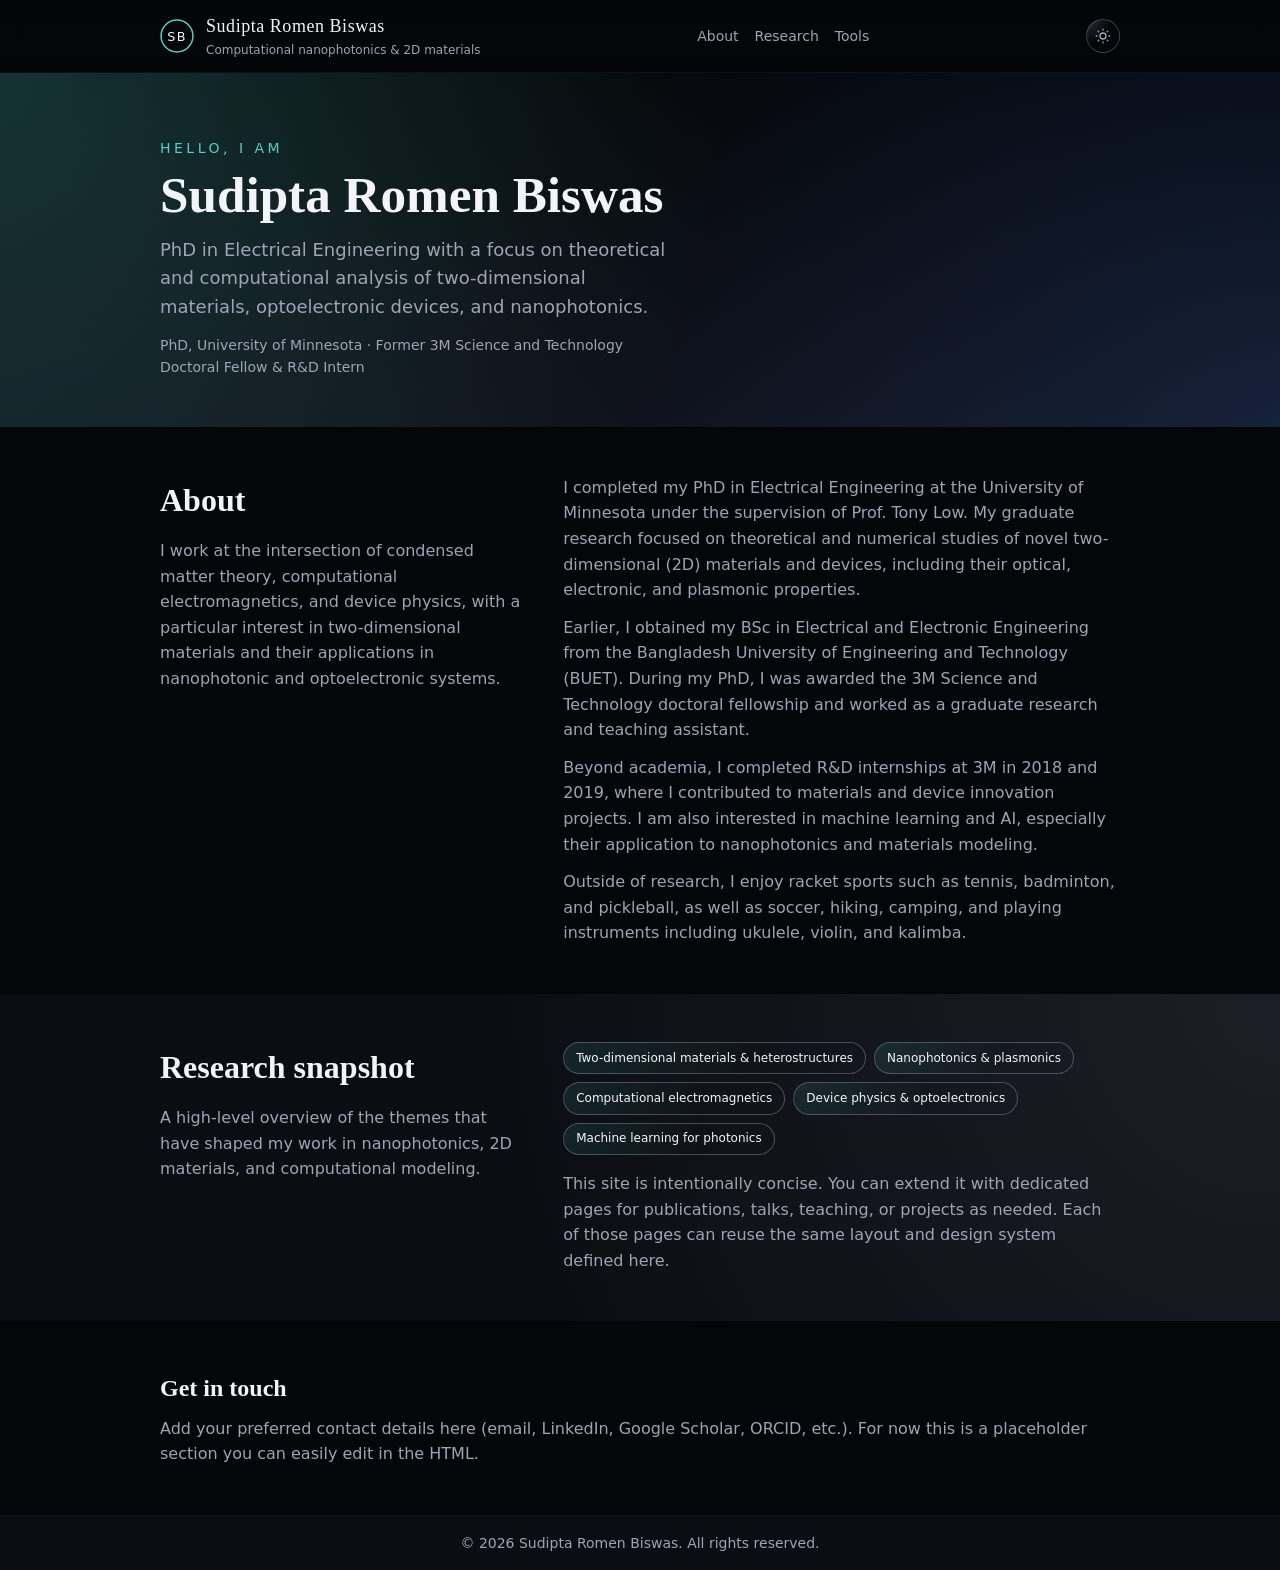
<file: index.html>
<!DOCTYPE html>
<html lang="en" data-theme="dark">
  <head>
    <meta charset="UTF-8" />
    <meta name="viewport" content="width=device-width, initial-scale=1" />
    <title>Sudipta Romen Biswas</title>
    <meta name="description" content="Personal website of Sudipta Romen Biswas – electrical engineering PhD focusing on 2D materials, nanophotonics, and computational modeling." />

    <!-- Fonts -->
    <link href="https://api.fontshare.com/v2/css?f[]=satoshi@300,400,500,700&f[]=boska@400,500,700&display=swap" rel="stylesheet" />

    <link rel="stylesheet" href="./assets/style.css" />
  </head>
  <body>
    <header class="site-header">
      <div class="container header-inner">
        <a href="./index.html" class="brand" aria-label="Sudipta Romen Biswas home">
          <span class="logo-mark" aria-hidden="true">
            <svg viewBox="0 0 32 32" role="img" aria-hidden="true">
              <circle cx="16" cy="16" r="15" class="logo-ring" />
              <text x="50%" y="54%" dominant-baseline="middle" text-anchor="middle">SB</text>
            </svg>
          </span>
          <span class="brand-text">
            <span class="brand-title">Sudipta Romen Biswas</span>
            <span class="brand-subtitle">Computational nanophotonics & 2D materials</span>
          </span>
        </a>
        <button class="icon-button nav-toggle" type="button" aria-label="Toggle navigation" aria-expanded="false">
          <span></span><span></span>
        </button>
        <nav class="site-nav" aria-label="Primary">
          <a href="./index.html#about">About</a>
          <a href="./index.html#research">Research</a>
          <a href="./tools.html">Tools</a>
        </nav>
        <button class="icon-button theme-toggle" type="button" data-theme-toggle aria-label="Switch color theme">
          <!-- JS will insert icon -->
        </button>
      </div>
    </header>

    <main>
      <section class="hero">
        <div class="container hero-inner">
          <div class="hero-text">
            <p class="eyebrow">Hello, I am</p>
            <h1 class="hero-title">Sudipta Romen Biswas</h1>
            <p class="hero-tagline">
              PhD in Electrical Engineering with a focus on theoretical and computational analysis of
              two-dimensional materials, optoelectronic devices, and nanophotonics.
            </p>
            <p class="hero-meta">
              PhD, University of Minnesota · Former 3M Science and Technology Doctoral Fellow &amp; R&amp;D Intern
            </p>
          </div>
        </div>
      </section>

      <section id="about" class="section">
        <div class="container split">
          <div class="section-header">
            <h2>About</h2>
            <p>
              I work at the intersection of condensed matter theory, computational electromagnetics, and device physics,
              with a particular interest in two-dimensional materials and their applications in nanophotonic and
              optoelectronic systems.
            </p>
          </div>
          <div class="section-body">
            <p>
              I completed my PhD in Electrical Engineering at the University of Minnesota under the supervision of
              Prof. Tony Low. My graduate research focused on theoretical and numerical studies of novel two-dimensional
              (2D) materials and devices, including their optical, electronic, and plasmonic properties.
            </p>
            <p>
              Earlier, I obtained my BSc in Electrical and Electronic Engineering from the Bangladesh University of
              Engineering and Technology (BUET). During my PhD, I was awarded the 3M Science and Technology doctoral
              fellowship and worked as a graduate research and teaching assistant.
            </p>
            <p>
              Beyond academia, I completed R&amp;D internships at 3M in 2018 and 2019, where I contributed to materials
              and device innovation projects. I am also interested in machine learning and AI, especially their
              application to nanophotonics and materials modeling.
            </p>
            <p>
              Outside of research, I enjoy racket sports such as tennis, badminton, and pickleball, as well as soccer,
              hiking, camping, and playing instruments including ukulele, violin, and kalimba.
            </p>
          </div>
        </div>
      </section>

      <section id="research" class="section section-alt">
        <div class="container split">
          <div class="section-header">
            <h2>Research snapshot</h2>
            <p>
              A high-level overview of the themes that have shaped my work in nanophotonics, 2D materials, and
              computational modeling.
            </p>
          </div>
          <div class="section-body">
            <div class="pill-list" aria-label="Research themes">
              <span class="pill">Two-dimensional materials &amp; heterostructures</span>
              <span class="pill">Nanophotonics &amp; plasmonics</span>
              <span class="pill">Computational electromagnetics</span>
              <span class="pill">Device physics &amp; optoelectronics</span>
              <span class="pill">Machine learning for photonics</span>
            </div>
            <p>
              This site is intentionally concise. You can extend it with dedicated pages for publications, talks,
              teaching, or projects as needed. Each of those pages can reuse the same layout and design system
              defined here.
            </p>
          </div>
        </div>
      </section>

      <section class="section">
        <div class="container contact-block">
          <h2>Get in touch</h2>
          <p>
            Add your preferred contact details here (email, LinkedIn, Google Scholar, ORCID, etc.). For now this is a
            placeholder section you can easily edit in the HTML.
          </p>
        </div>
      </section>
    </main>

    <footer class="site-footer">
      <div class="container footer-inner">
        <p>&copy; <span id="year"></span> Sudipta Romen Biswas. All rights reserved.</p>
      </div>
    </footer>

    <script src="./assets/script.js" defer></script>
  </body>
</html>
</file>
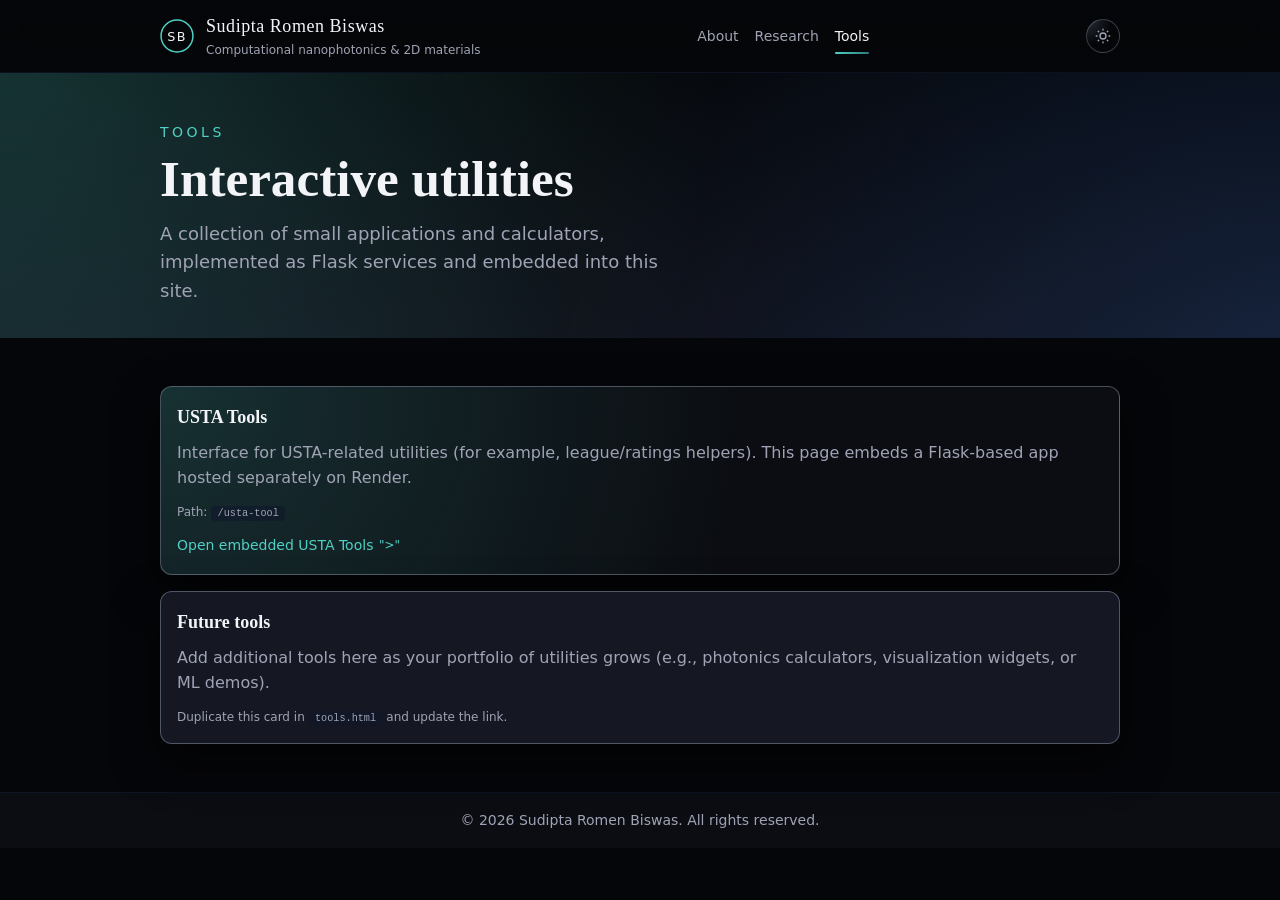
<file: tools.html>
<!DOCTYPE html>
<html lang="en" data-theme="dark">
  <head>
    <meta charset="UTF-8" />
    <meta name="viewport" content="width=device-width, initial-scale=1" />
    <title>Tools · Sudipta Romen Biswas</title>
    <meta name="description" content="Tools and utilities by Sudipta Romen Biswas." />

    <link href="https://api.fontshare.com/v2/css?f[]=satoshi@300,400,500,700&f[]=boska@400,500,700&display=swap" rel="stylesheet" />

    <link rel="stylesheet" href="./assets/style.css" />
  </head>
  <body>
    <header class="site-header">
      <div class="container header-inner">
        <a href="./index.html" class="brand" aria-label="Sudipta Romen Biswas home">
          <span class="logo-mark" aria-hidden="true">
            <svg viewBox="0 0 32 32" role="img" aria-hidden="true">
              <circle cx="16" cy="16" r="15" class="logo-ring" />
              <text x="50%" y="54%" dominant-baseline="middle" text-anchor="middle">SB</text>
            </svg>
          </span>
          <span class="brand-text">
            <span class="brand-title">Sudipta Romen Biswas</span>
            <span class="brand-subtitle">Computational nanophotonics & 2D materials</span>
          </span>
        </a>
        <button class="icon-button nav-toggle" type="button" aria-label="Toggle navigation" aria-expanded="false">
          <span></span><span></span>
        </button>
        <nav class="site-nav" aria-label="Primary">
          <a href="./index.html#about">About</a>
          <a href="./index.html#research">Research</a>
          <a href="./tools.html" aria-current="page">Tools</a>
        </nav>
        <button class="icon-button theme-toggle" type="button" data-theme-toggle aria-label="Switch color theme">
        </button>
      </div>
    </header>

    <main>
      <section class="hero hero-compact">
        <div class="container hero-inner">
          <div class="hero-text">
            <p class="eyebrow">Tools</p>
            <h1 class="hero-title">Interactive utilities</h1>
            <p class="hero-tagline">
              A collection of small applications and calculators, implemented as Flask services and embedded into this
              site.
            </p>
          </div>
        </div>
      </section>

      <section class="section">
        <div class="container">
          <div class="card-grid">
            <article class="card">
              <h2 class="card-title">USTA Tools</h2>
              <p class="card-body">
                Interface for USTA-related utilities (for example, league/ratings helpers). This page embeds a
                Flask-based app hosted separately on Render.
              </p>
              <p class="card-meta">Path: <code>/usta-tool</code></p>
              <a class="card-link" href="./usta-tool.html">Open embedded USTA Tools</a>
            </article>

            <article class="card card-muted">
              <h2 class="card-title">Future tools</h2>
              <p class="card-body">
                Add additional tools here as your portfolio of utilities grows (e.g., photonics calculators,
                visualization widgets, or ML demos).
              </p>
              <p class="card-meta">Duplicate this card in <code>tools.html</code> and update the link.</p>
            </article>
          </div>
        </div>
      </section>
    </main>

    <footer class="site-footer">
      <div class="container footer-inner">
        <p>&copy; <span id="year"></span> Sudipta Romen Biswas. All rights reserved.</p>
      </div>
    </footer>

    <script src="./assets/script.js" defer></script>
  </body>
</html>
</file>
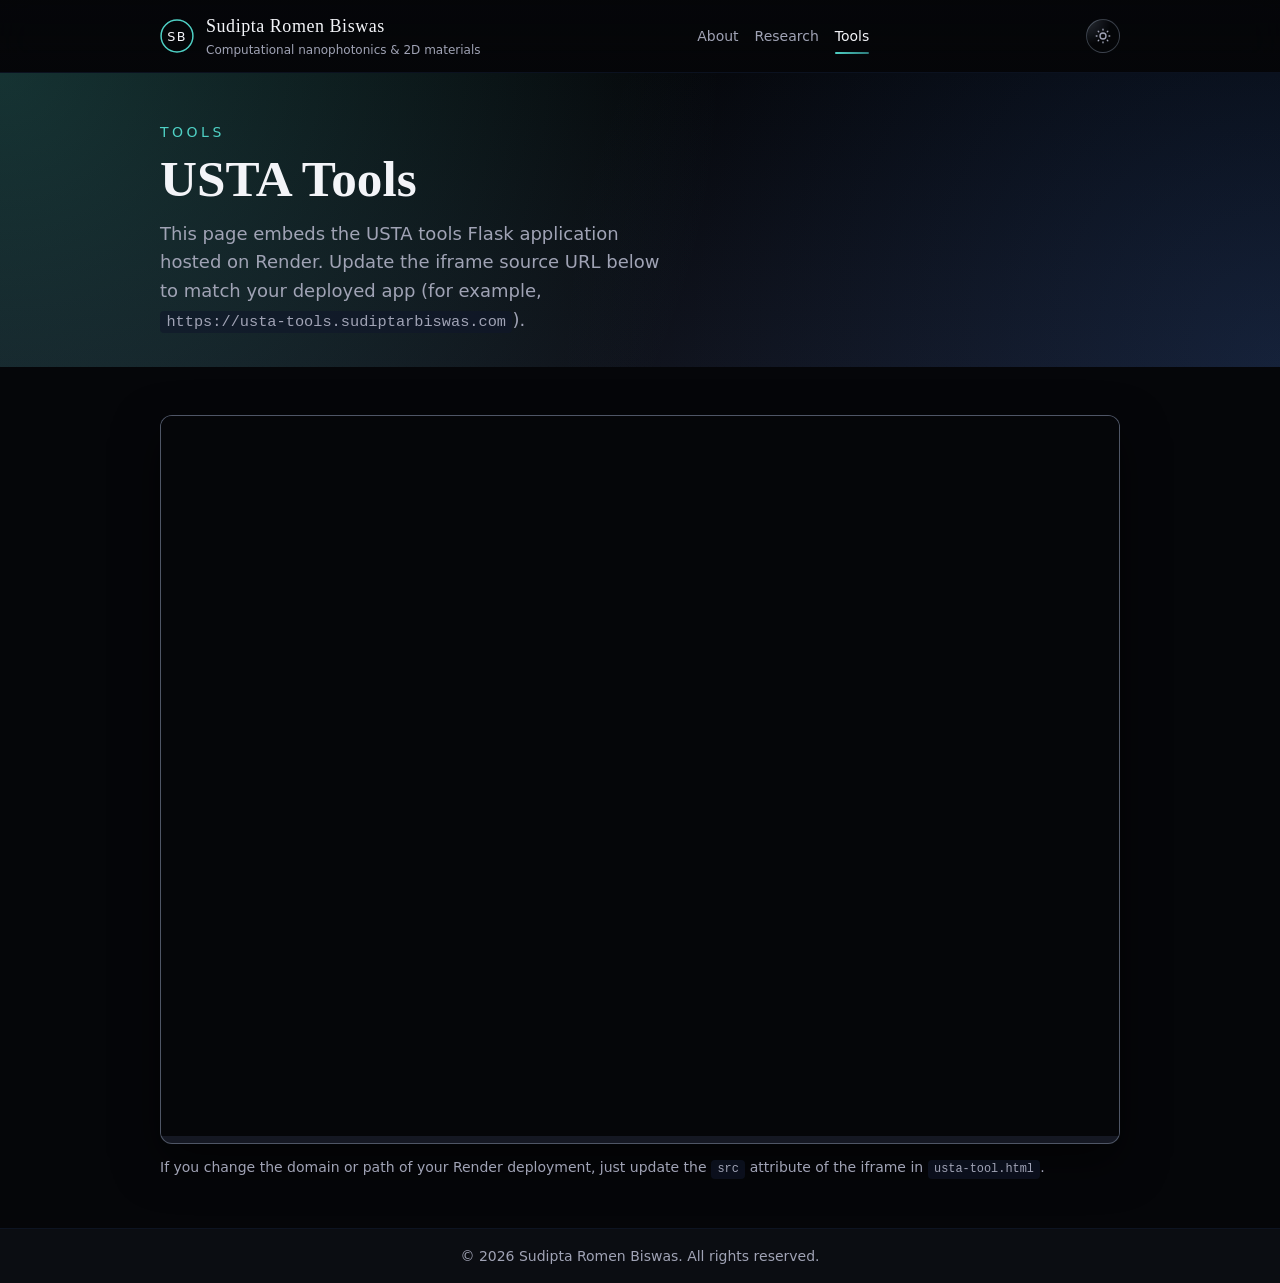
<file: usta-tool.html>
<!DOCTYPE html>
<html lang="en" data-theme="dark">
  <head>
    <meta charset="UTF-8" />
    <meta name="viewport" content="width=device-width, initial-scale=1" />
    <title>USTA Tools · Sudipta Romen Biswas</title>
    <meta name="description" content="USTA tools embedded from a Flask app hosted on Render." />

    <link href="https://api.fontshare.com/v2/css?f[]=satoshi@300,400,500,700&f[]=boska@400,500,700&display=swap" rel="stylesheet" />

    <link rel="stylesheet" href="./assets/style.css" />
  </head>
  <body>
    <header class="site-header">
      <div class="container header-inner">
        <a href="./index.html" class="brand" aria-label="Sudipta Romen Biswas home">
          <span class="logo-mark" aria-hidden="true">
            <svg viewBox="0 0 32 32" role="img" aria-hidden="true">
              <circle cx="16" cy="16" r="15" class="logo-ring" />
              <text x="50%" y="54%" dominant-baseline="middle" text-anchor="middle">SB</text>
            </svg>
          </span>
          <span class="brand-text">
            <span class="brand-title">Sudipta Romen Biswas</span>
            <span class="brand-subtitle">Computational nanophotonics & 2D materials</span>
          </span>
        </a>
        <button class="icon-button nav-toggle" type="button" aria-label="Toggle navigation" aria-expanded="false">
          <span></span><span></span>
        </button>
        <nav class="site-nav" aria-label="Primary">
          <a href="./index.html#about">About</a>
          <a href="./index.html#research">Research</a>
          <a href="./tools.html" aria-current="page">Tools</a>
        </nav>
        <button class="icon-button theme-toggle" type="button" data-theme-toggle aria-label="Switch color theme">
        </button>
      </div>
    </header>

    <main>
      <section class="hero hero-compact">
        <div class="container hero-inner">
          <div class="hero-text">
            <p class="eyebrow">Tools</p>
            <h1 class="hero-title">USTA Tools</h1>
            <p class="hero-tagline">
              This page embeds the USTA tools Flask application hosted on Render. Update the iframe source URL below to
              match your deployed app (for example, <code>https://usta-tools.sudiptarbiswas.com</code>).
            </p>
          </div>
        </div>
      </section>

      <section class="section">
        <div class="container">
          <div class="embed-wrapper">
            <iframe
              src="https://usta-tools.sudiptarbiswas.com/"
              title="USTA Tools embedded app"
              loading="lazy"
              referrerpolicy="no-referrer-when-downgrade"
              sandbox="allow-scripts allow-same-origin allow-forms allow-downloads allow-popups allow-popups-to-escape-sandbox"
            ></iframe>
          </div>
          <p class="embed-note">
            If you change the domain or path of your Render deployment, just update the <code>src</code> attribute of the
            iframe in <code>usta-tool.html</code>.
          </p>
        </div>
      </section>
    </main>

    <footer class="site-footer">
      <div class="container footer-inner">
        <p>&copy; <span id="year"></span> Sudipta Romen Biswas. All rights reserved.</p>
      </div>
    </footer>

    <script src="./assets/script.js" defer></script>
  </body>
</html>
</file>
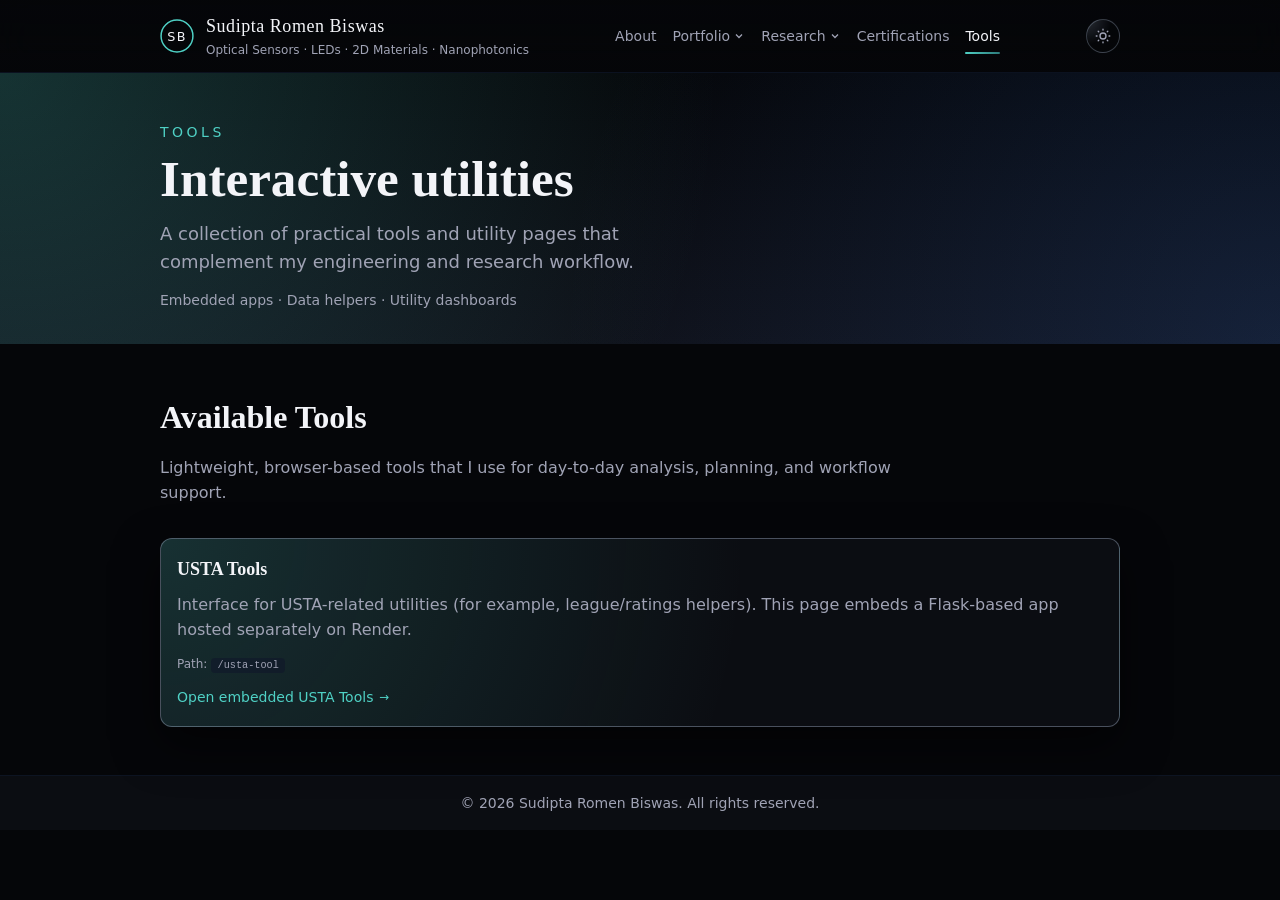
<file: docs/tools.html>
<!DOCTYPE html>
<html lang="en" data-theme="dark">
  <head>
    <meta charset="UTF-8" />
    <meta name="viewport" content="width=device-width, initial-scale=1" />
    <title>Tools · Sudipta Romen Biswas</title>
    <meta name="description" content="Tools and utilities by Sudipta Romen Biswas." />

    <!-- Open Graph / Facebook -->
    <meta property="og:type" content="website" />
    <meta property="og:url" content="https://sudiptarbiswas.com" />
    <meta property="og:title" content="Tools | Sudipta Romen Biswas" />
    <meta property="og:description" content="Technical tools and resources for researchers and engineers in photonics." />
    <meta property="og:image" content="https://sudiptarbiswas.com/assets/profile.jpg" />
    <meta property="og:image:width" content="1200" />
    <meta property="og:image:height" content="630" />
    <meta property="og:image:type" content="image/jpeg" />
    <link rel="canonical" href="https://sudiptarbiswas.com/tools.html" />

    <!-- Twitter -->
    <meta property="twitter:card" content="summary_large_image" />
    <meta property="twitter:url" content="https://sudiptarbiswas.com/tools.html" />
    <meta property="twitter:title" content="Tools | Sudipta Romen Biswas" />
    <meta property="twitter:description" content="Technical tools and resources for researchers and engineers in photonics." />
    <meta property="twitter:image" content="https://sudiptarbiswas.com/assets/profile.jpg" />

    <link href="https://api.fontshare.com/v2/css?f[]=satoshi@300,400,500,700&f[]=boska@400,500,700&display=swap" rel="stylesheet" />

    <link rel="stylesheet" href="./assets/style.css" />
    <link rel="icon" type="image/svg+xml" href="./assets/favicon.svg" />
  </head>
  <body>
    <header class="site-header">
      <div class="container header-inner">
        <a href="./index.html" class="brand" aria-label="Sudipta Romen Biswas home">
          <span class="logo-mark" aria-hidden="true">
            <svg viewBox="0 0 32 32" role="img" aria-hidden="true">
              <circle cx="16" cy="16" r="15" class="logo-ring" />
              <text x="50%" y="54%" dominant-baseline="middle" text-anchor="middle">SB</text>
            </svg>
          </span>
          <span class="brand-text">
            <span class="brand-title">Sudipta Romen Biswas</span>
            <span class="brand-subtitle">Optical Sensors · LEDs · 2D Materials · Nanophotonics</span>
          </span>
        </a>
        <button class="icon-button nav-toggle" type="button" aria-label="Toggle navigation" aria-expanded="false">
          <span></span><span></span>
        </button>
        <nav class="site-nav" aria-label="Primary">
          <a href="./index.html#about">About</a>
          <div class="nav-item">
            <a href="./index.html#portfolio" class="nav-parent">Portfolio <svg class="nav-chevron" width="12" height="12" viewBox="0 0 24 24" fill="none" stroke="currentColor" stroke-width="2.5"><polyline points="6 9 12 15 18 9"/></svg></a>
            <div class="nav-dropdown">
              <a href="./index.html#portfolio-meta">Meta</a>
              <a href="./index.html#portfolio-apple">Apple</a>
              <a href="./index.html#portfolio-lumileds">Lumileds</a>
              <a href="./index.html#portfolio-3m">3M</a>
            </div>
          </div>
          <div class="nav-item">
            <a href="./index.html#research" class="nav-parent">Research <svg class="nav-chevron" width="12" height="12" viewBox="0 0 24 24" fill="none" stroke="currentColor" stroke-width="2.5"><polyline points="6 9 12 15 18 9"/></svg></a>
            <div class="nav-dropdown">
              <a href="./index.html#research-metasurfaces">Tunable Graphene Metasurfaces</a>
              <a href="./index.html#research-nonlinear">Tunable Nonlinear Optics</a>
              <a href="./index.html#research-gas-sensing">Plasmon-based Gas Sensing</a>
              <a href="./index.html#research-ug">Undergraduate Research</a>
            </div>
          </div>
          <a href="./index.html#certifications">Certifications</a>
          <a href="./tools.html" aria-current="page">Tools</a>
        </nav>
        <button class="icon-button theme-toggle" type="button" data-theme-toggle aria-label="Switch color theme">
          <!-- JS will insert icon -->
        </button>
      </div>
    </header>

    <main>
      <section class="hero hero-compact">
        <div class="container hero-inner">
          <div class="hero-text">
            <p class="eyebrow">Tools</p>
            <h1 class="hero-title">Interactive utilities</h1>
            <p class="hero-tagline">
              A collection of practical tools and utility pages that complement my engineering and research workflow.
            </p>
            <p class="hero-meta">
              Embedded apps · Data helpers · Utility dashboards
            </p>
          </div>
        </div>
      </section>

      <section class="section">
        <div class="container">
          <div class="section-header-full">
            <h2>Available Tools</h2>
            <p>
              Lightweight, browser-based tools that I use for day-to-day analysis, planning, and workflow support.
            </p>
          </div>
          <div class="card-grid">
            <article class="card">
              <h2 class="card-title">USTA Tools</h2>
              <p class="card-body">
                Interface for USTA-related utilities (for example, league/ratings helpers). This page embeds a
                Flask-based app hosted separately on Render.
              </p>
              <p class="card-meta">Path: <code>/usta-tool</code></p>
              <a class="card-link" href="./usta-tool.html">Open embedded USTA Tools</a>
            </article>

            <!-- <article class="card card-muted">
              <h2 class="card-title">Future tools</h2>
              <p class="card-body">
                Add additional tools here as your portfolio of utilities grows (e.g., photonics calculators,
                visualization widgets, or ML demos).
              </p>
              <p class="card-meta">Duplicate this card in <code>tools.html</code> and update the link.</p>
            </article> -->
          </div>
        </div>
      </section>
    </main>

    <footer class="site-footer">
      <div class="container footer-inner">
        <p>&copy; <span id="year"></span> Sudipta Romen Biswas. All rights reserved.</p>
      </div>
    </footer>

    <script src="./assets/script.js" defer></script>
  </body>
</html>
</file>
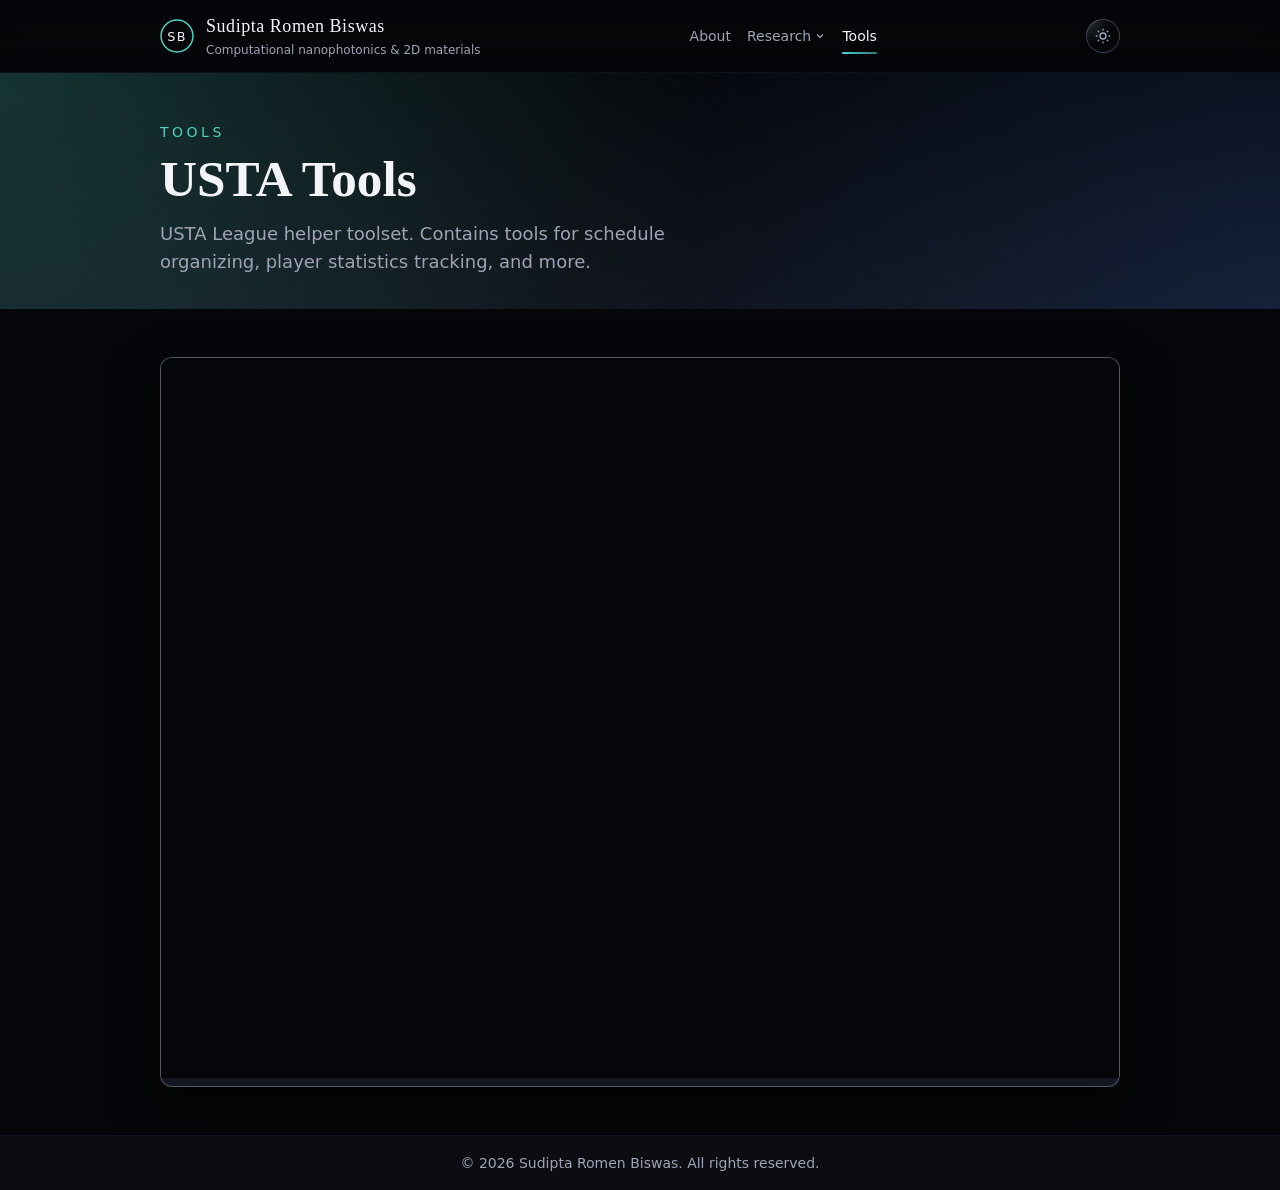
<file: docs/usta-tool.html>
<!DOCTYPE html>
<html lang="en" data-theme="dark">
  <head>
    <meta charset="UTF-8" />
    <meta name="viewport" content="width=device-width, initial-scale=1" />
    <title>USTA Tools · Sudipta Romen Biswas</title>
    <meta name="description" content="USTA tools embedded from a Flask app hosted on Render." />

    <!-- Open Graph / Facebook -->
    <meta property="og:type" content="website" />
    <meta property="og:url" content="https://sudiptarbiswas.com" />
    <meta property="og:title" content="USTA Tools | Sudipta Romen Biswas" />
    <meta property="og:description" content="Advanced simulation and calculation tools for nanophotonics and optical engineering." />
    <meta property="og:image" content="https://sudiptarbiswas.com/assets/profile.jpg" />
    <meta property="og:image:width" content="1200" />
    <meta property="og:image:height" content="630" />
    <meta property="og:image:type" content="image/jpeg" />
    <link rel="canonical" href="https://sudiptarbiswas.com/usta-tool.html" />

    <!-- Twitter -->
    <meta property="twitter:card" content="summary_large_image" />
    <meta property="twitter:url" content="https://sudiptarbiswas.com/usta-tool.html" />
    <meta property="twitter:title" content="USTA Tools | Sudipta Romen Biswas" />
    <meta property="twitter:description" content="Advanced simulation and calculation tools for nanophotonics and optical engineering." />
    <meta property="twitter:image" content="https://sudiptarbiswas.com/assets/profile.jpg" />

    <link href="https://api.fontshare.com/v2/css?f[]=satoshi@300,400,500,700&f[]=boska@400,500,700&display=swap" rel="stylesheet" />

    <link rel="stylesheet" href="./assets/style.css" />
    <link rel="icon" type="image/svg+xml" href="./assets/favicon.svg" />
  </head>
  <body>
    <header class="site-header">
      <div class="container header-inner">
        <a href="./index.html" class="brand" aria-label="Sudipta Romen Biswas home">
          <span class="logo-mark" aria-hidden="true">
            <svg viewBox="0 0 32 32" role="img" aria-hidden="true">
              <circle cx="16" cy="16" r="15" class="logo-ring" />
              <text x="50%" y="54%" dominant-baseline="middle" text-anchor="middle">SB</text>
            </svg>
          </span>
          <span class="brand-text">
            <span class="brand-title">Sudipta Romen Biswas</span>
            <span class="brand-subtitle">Computational nanophotonics & 2D materials</span>
          </span>
        </a>
        <button class="icon-button nav-toggle" type="button" aria-label="Toggle navigation" aria-expanded="false">
          <span></span><span></span>
        </button>
        <nav class="site-nav" aria-label="Primary">
          <a href="./index.html#about">About</a>
          <div class="nav-item">
            <a href="./index.html#research" class="nav-parent">Research <svg class="nav-chevron" width="12" height="12" viewBox="0 0 24 24" fill="none" stroke="currentColor" stroke-width="2.5"><polyline points="6 9 12 15 18 9"/></svg></a>
            <div class="nav-dropdown">
              <a href="./index.html#research-metasurfaces">Tunable Graphene Metasurfaces</a>
              <a href="./index.html#research-nonlinear">Tunable Nonlinear Optics</a>
              <a href="./index.html#research-gas-sensing">Plasmon-based Gas Sensing</a>
              <a href="./index.html#research-ug">Undergraduate Research</a>
            </div>
          </div>
          <a href="./tools.html" aria-current="page">Tools</a>
        </nav>
        <button class="icon-button theme-toggle" type="button" data-theme-toggle aria-label="Switch color theme">
        </button>
      </div>
    </header>

    <main>
      <section class="hero hero-compact">
        <div class="container hero-inner">
          <div class="hero-text">
            <p class="eyebrow">Tools</p>
            <h1 class="hero-title">USTA Tools</h1>
            <p class="hero-tagline">
              USTA League helper toolset. Contains tools for schedule organizing, player statistics tracking, and more.
            </p>
          </div>
        </div>
      </section>

      <section class="section">
        <div class="container">
          <div class="embed-wrapper">
            <iframe
              src="https://usta-tools.sudiptarbiswas.com/"
              title="USTA Tools embedded app"
              loading="lazy"
              referrerpolicy="no-referrer-when-downgrade"
              sandbox="allow-scripts allow-same-origin allow-forms allow-downloads allow-popups allow-popups-to-escape-sandbox"
            ></iframe>
          </div>
        </div>
      </section>
    </main>

    <footer class="site-footer">
      <div class="container footer-inner">
        <p>&copy; <span id="year"></span> Sudipta Romen Biswas. All rights reserved.</p>
      </div>
    </footer>

    <script src="./assets/script.js" defer></script>
  </body>
</html>
</file>
<file: assets/style.css>
/*
  Sudipta Romen Biswas – personal site
  Modern dark-leaning design, responsive, with light/dark toggle.
*/

*, *::before, *::after {
  box-sizing: border-box;
  margin: 0;
  padding: 0;
}

html {
  -webkit-font-smoothing: antialiased;
  text-rendering: optimizeLegibility;
  scroll-behavior: smooth;
}

body {
  min-height: 100vh;
  line-height: 1.6;
  font-family: var(--font-body, system-ui, -apple-system, BlinkMacSystemFont, 'Segoe UI', sans-serif);
  font-size: var(--text-base);
  background-color: var(--color-bg);
  color: var(--color-text);
}

img,
svg {
  display: block;
  max-width: 100%;
}

a {
  color: inherit;
  text-decoration: none;
}

a:hover {
  text-decoration: underline;
}

button {
  font: inherit;
  color: inherit;
  background: none;
  border: none;
  cursor: pointer;
}

:root {
  --font-body: 'Satoshi', system-ui, -apple-system, BlinkMacSystemFont, 'Segoe UI', sans-serif;
  --font-display: 'Boska', 'Georgia', serif;

  --text-xs: 0.75rem;
  --text-sm: 0.875rem;
  --text-base: 1rem;
  --text-lg: 1.125rem;
  --text-xl: 1.5rem;
  --text-2xl: 2rem;
  --text-3xl: 2.5rem;

  --space-1: 0.25rem;
  --space-2: 0.5rem;
  --space-3: 0.75rem;
  --space-4: 1rem;
  --space-6: 1.5rem;
  --space-8: 2rem;
  --space-12: 3rem;
  --space-16: 4rem;

  --radius-sm: 0.375rem;
  --radius-md: 0.5rem;
  --radius-lg: 0.75rem;
  --radius-full: 999px;

  --color-bg: #050609;
  --color-surface: #0b0d12;
  --color-surface-2: #151823;
  --color-surface-alt: #0f1119;
  --color-border: #242839;
  --color-text: #f3f4f8;
  --color-text-muted: #a0a3b5;
  --color-accent: #4fd1c5;
  --color-accent-soft: rgba(79, 209, 197, 0.12);
  --color-accent-strong: #2c7a7b;

  --shadow-soft: 0 18px 45px rgba(0, 0, 0, 0.55);

  --content-width: min(960px, 100% - 2.5rem);

  --transition-fast: 180ms ease-out;
}

html[data-theme='light'] {
  --color-bg: #f7f6f2;
  --color-surface: #ffffff;
  --color-surface-2: #f0f1f7;
  --color-surface-alt: #f3f4fb;
  --color-border: #d9dde9;
  --color-text: #12131a;
  --color-text-muted: #5b6178;
  --color-accent: #16a394;
  --color-accent-soft: rgba(22, 163, 148, 0.12);
  --color-accent-strong: #0f766e;

  --shadow-soft: 0 18px 45px rgba(15, 23, 42, 0.14);
}

.container {
  width: 100%;
  max-width: var(--content-width);
  margin-inline: auto;
}

.site-header {
  position: sticky;
  top: 0;
  z-index: 20;
  backdrop-filter: blur(18px);
  background: linear-gradient(to bottom, rgba(5, 6, 9, 0.9), rgba(5, 6, 9, 0.7));
  border-bottom: 1px solid rgba(15, 23, 42, 0.7);
}

html[data-theme='light'] .site-header {
  background: linear-gradient(to bottom, rgba(247, 246, 242, 0.95), rgba(247, 246, 242, 0.85));
  border-bottom-color: rgba(209, 213, 219, 0.9);
}

.header-inner {
  display: flex;
  align-items: center;
  justify-content: space-between;
  gap: var(--space-4);
  padding-block: var(--space-3);
}

.brand {
  display: flex;
  align-items: center;
  gap: var(--space-3);
  text-decoration: none;
}

.brand-text {
  display: flex;
  flex-direction: column;
}

.brand-title {
  font-family: var(--font-display);
  font-size: var(--text-lg);
  letter-spacing: 0.03em;
}

.brand-subtitle {
  font-size: var(--text-xs);
  color: var(--color-text-muted);
}

.logo-mark svg {
  width: 34px;
  height: 34px;
}

.logo-ring {
  fill: none;
  stroke: var(--color-accent);
  stroke-width: 1.4;
}

.logo-mark text {
  fill: var(--color-text);
  font-family: var(--font-body);
  font-size: 0.75rem;
  letter-spacing: 0.1em;
}

.site-nav {
  display: flex;
  align-items: center;
  gap: var(--space-4);
  font-size: var(--text-sm);
}

.site-nav a {
  text-decoration: none;
  color: var(--color-text-muted);
  position: relative;
  padding-block: 0.15rem;
}

.site-nav a::after {
  content: '';
  position: absolute;
  left: 0;
  bottom: -0.25rem;
  width: 0;
  height: 2px;
  border-radius: 999px;
  background: linear-gradient(90deg, var(--color-accent), var(--color-accent-strong));
  transition: width var(--transition-fast);
}

.site-nav a:hover::after,
.site-nav a[aria-current='page']::after {
  width: 100%;
}

.site-nav a[aria-current='page'] {
  color: var(--color-text);
}

.icon-button {
  width: 34px;
  height: 34px;
  border-radius: var(--radius-full);
  display: inline-flex;
  align-items: center;
  justify-content: center;
  color: var(--color-text-muted);
  border: 1px solid rgba(148, 163, 184, 0.35);
  background: radial-gradient(circle at top left, rgba(148, 163, 184, 0.25), transparent 55%);
  transition: background var(--transition-fast), border-color var(--transition-fast), color var(--transition-fast), transform 150ms ease-out;
}

.icon-button:hover {
  border-color: var(--color-accent);
  color: var(--color-accent);
  transform: translateY(-1px);
}

.theme-toggle svg {
  width: 18px;
  height: 18px;
}

.nav-toggle {
  display: none;
  flex-direction: column;
  justify-content: center;
  gap: 4px;
  padding-inline: 0;
}

.nav-toggle span {
  width: 16px;
  height: 2px;
  border-radius: 999px;
  background: var(--color-text);
}

.hero {
  padding-block: var(--space-16) var(--space-12);
  background:
    radial-gradient(circle at top left, rgba(79, 209, 197, 0.22), transparent 55%),
    radial-gradient(circle at bottom right, rgba(59, 130, 246, 0.15), transparent 55%),
    linear-gradient(to bottom, var(--color-bg), var(--color-surface-alt));
}

.hero-compact {
  padding-block: var(--space-12) var(--space-8);
}

.hero-inner {
  display: flex;
  flex-direction: column;
  gap: var(--space-4);
}

.hero-text {
  max-width: 40rem;
}

.eyebrow {
  font-size: var(--text-sm);
  letter-spacing: 0.25em;
  text-transform: uppercase;
  color: var(--color-accent);
}

.hero-title {
  font-family: var(--font-display);
  font-size: clamp(2.4rem, 4vw, 3.2rem);
  line-height: 1.1;
  margin-top: var(--space-2);
}

.hero-tagline {
  margin-top: var(--space-3);
  font-size: var(--text-lg);
  color: var(--color-text-muted);
}

.hero-meta {
  margin-top: var(--space-3);
  font-size: var(--text-sm);
  color: var(--color-text-muted);
}

.section {
  padding-block: var(--space-12);
}

.section-alt {
  background: radial-gradient(circle at top right, rgba(148, 163, 184, 0.12), transparent 60%), var(--color-surface);
}

.split {
  display: grid;
  gap: var(--space-8);
}

.section-header h2 {
  font-family: var(--font-display);
  font-size: var(--text-2xl);
}

.section-header p {
  margin-top: var(--space-3);
  color: var(--color-text-muted);
}

.section-body p + p {
  margin-top: var(--space-3);
}

.section-body p {
  color: var(--color-text-muted);
}

.pill-list {
  display: flex;
  flex-wrap: wrap;
  gap: var(--space-2);
  margin-bottom: var(--space-4);
}

.pill {
  font-size: var(--text-xs);
  padding: 0.35rem 0.75rem;
  border-radius: var(--radius-full);
  border: 1px solid rgba(148, 163, 184, 0.4);
  background: radial-gradient(circle at top left, var(--color-accent-soft), transparent 65%);
}

.contact-block {
  text-align: left;
}

.contact-block h2 {
  font-family: var(--font-display);
  font-size: var(--text-xl);
  margin-bottom: var(--space-2);
}

.contact-block p {
  color: var(--color-text-muted);
}

.card-grid {
  display: grid;
  gap: var(--space-4);
}

.card {
  border-radius: var(--radius-lg);
  padding: var(--space-4);
  background: radial-gradient(circle at top left, rgba(79, 209, 197, 0.18), transparent 60%), var(--color-surface);
  border: 1px solid rgba(148, 163, 184, 0.45);
  box-shadow: var(--shadow-soft);
}

.card-muted {
  background: var(--color-surface-2);
}

.card-title {
  font-family: var(--font-display);
  font-size: var(--text-lg);
}

.card-body {
  margin-top: var(--space-2);
  color: var(--color-text-muted);
}

.card-meta {
  margin-top: var(--space-3);
  font-size: var(--text-xs);
  color: var(--color-text-muted);
}

.card-link {
  display: inline-flex;
  align-items: center;
  gap: 0.35rem;
  margin-top: var(--space-3);
  font-size: var(--text-sm);
  color: var(--color-accent);
  text-decoration: none;
}

.card-link::after {
  content: '">"';
  font-size: 0.85em;
}

.embed-wrapper {
  border-radius: var(--radius-lg);
  overflow: hidden;
  border: 1px solid rgba(148, 163, 184, 0.45);
  background: var(--color-surface-2);
  box-shadow: var(--shadow-soft);
}

.embed-wrapper iframe {
  width: 100%;
  min-height: 80vh;
  border: none;
  background: var(--color-bg);
}

.embed-note {
  margin-top: var(--space-3);
  font-size: var(--text-sm);
  color: var(--color-text-muted);
}

code {
  font-family: ui-monospace, SFMono-Regular, Menlo, Monaco, Consolas, 'Liberation Mono', 'Courier New', monospace;
  font-size: 0.85em;
  background: rgba(15, 23, 42, 0.6);
  padding: 0.15rem 0.4rem;
  border-radius: 0.25rem;
}

html[data-theme='light'] code {
  background: rgba(229, 231, 235, 0.9);
}

.site-footer {
  border-top: 1px solid rgba(15, 23, 42, 0.7);
  background: var(--color-surface);
}

html[data-theme='light'] .site-footer {
  border-top-color: rgba(209, 213, 219, 0.9);
}

.footer-inner {
  padding-block: var(--space-4);
  text-align: center;
  font-size: var(--text-sm);
  color: var(--color-text-muted);
}

@media (max-width: 768px) {
  .header-inner {
    align-items: center;
  }

  .site-nav {
    position: fixed;
    inset-inline: 0;
    top: 56px;
    padding: var(--space-4) var(--space-4) var(--space-6);
    background: var(--color-surface);
    flex-direction: column;
    align-items: flex-start;
    gap: var(--space-3);
    transform: translateY(-110%);
    opacity: 0;
    pointer-events: none;
    transition: transform var(--transition-fast), opacity var(--transition-fast);
  }

  .site-header.nav-open .site-nav {
    transform: translateY(0);
    opacity: 1;
    pointer-events: auto;
  }

  .nav-toggle {
    display: inline-flex;
  }

  .site-header {
    background: linear-gradient(to bottom, rgba(5, 6, 9, 0.97), rgba(5, 6, 9, 0.94));
  }

  html[data-theme='light'] .site-header {
    background: linear-gradient(to bottom, rgba(247, 246, 242, 0.97), rgba(247, 246, 242, 0.94));
  }

  .hero {
    padding-block: var(--space-12) var(--space-10);
  }

  .split {
    grid-template-columns: 1fr;
  }
}

@media (min-width: 769px) {
  .split {
    grid-template-columns: minmax(0, 1.2fr) minmax(0, 1.8fr);
    align-items: flex-start;
  }

  .hero-inner {
    flex-direction: row;
    justify-content: space-between;
    align-items: flex-end;
  }

  .hero-text {
    max-width: 32rem;
  }
}
</file>
<file: docs/assets/style.css>
/*
  Sudipta Romen Biswas – personal site
  Modern dark-leaning design, responsive, with light/dark toggle.
*/

*, *::before, *::after {
  box-sizing: border-box;
  margin: 0;
  padding: 0;
}

html {
  -webkit-font-smoothing: antialiased;
  text-rendering: optimizeLegibility;
  scroll-behavior: smooth;
}

body {
  min-height: 100vh;
  line-height: 1.6;
  font-family: var(--font-body, system-ui, -apple-system, BlinkMacSystemFont, 'Segoe UI', sans-serif);
  font-size: var(--text-base);
  background-color: var(--color-bg);
  color: var(--color-text);
}

img,
svg {
  display: block;
  max-width: 100%;
}

a {
  color: inherit;
  text-decoration: none;
}

a:hover {
  text-decoration: underline;
}

button {
  font: inherit;
  color: inherit;
  background: none;
  border: none;
  cursor: pointer;
}

:root {
  --font-body: 'Satoshi', system-ui, -apple-system, BlinkMacSystemFont, 'Segoe UI', sans-serif;
  --font-display: 'Boska', 'Georgia', serif;

  --text-xs: 0.75rem;
  --text-sm: 0.875rem;
  --text-base: 1rem;
  --text-lg: 1.125rem;
  --text-xl: 1.5rem;
  --text-2xl: 2rem;
  --text-3xl: 2.5rem;

  --space-1: 0.25rem;
  --space-2: 0.5rem;
  --space-3: 0.75rem;
  --space-4: 1rem;
  --space-6: 1.5rem;
  --space-8: 2rem;
  --space-12: 3rem;
  --space-16: 4rem;

  --radius-sm: 0.375rem;
  --radius-md: 0.5rem;
  --radius-lg: 0.75rem;
  --radius-full: 999px;

  --color-bg: #050609;
  --color-surface: #0b0d12;
  --color-surface-2: #151823;
  --color-surface-alt: #0f1119;
  --color-border: #242839;
  --color-text: #f3f4f8;
  --color-text-muted: #a0a3b5;
  --color-accent: #4fd1c5;
  --color-accent-soft: rgba(79, 209, 197, 0.12);
  --color-accent-strong: #2c7a7b;

  --shadow-soft: 0 18px 45px rgba(0, 0, 0, 0.55);

  --content-width: min(960px, 100% - 2.5rem);

  --transition-fast: 180ms ease-out;
}

html[data-theme='light'] {
  --color-bg: #f7f6f2;
  --color-surface: #ffffff;
  --color-surface-2: #f0f1f7;
  --color-surface-alt: #f3f4fb;
  --color-border: #d9dde9;
  --color-text: #12131a;
  --color-text-muted: #5b6178;
  --color-accent: #16a394;
  --color-accent-soft: rgba(22, 163, 148, 0.12);
  --color-accent-strong: #0f766e;

  --shadow-soft: 0 18px 45px rgba(15, 23, 42, 0.14);
}

.container {
  width: 100%;
  max-width: var(--content-width);
  margin-inline: auto;
}

.site-header {
  position: sticky;
  top: 0;
  z-index: 20;
  backdrop-filter: blur(18px);
  background: linear-gradient(to bottom, rgba(5, 6, 9, 0.9), rgba(5, 6, 9, 0.7));
  border-bottom: 1px solid rgba(15, 23, 42, 0.7);
}

html[data-theme='light'] .site-header {
  background: linear-gradient(to bottom, rgba(247, 246, 242, 0.95), rgba(247, 246, 242, 0.85));
  border-bottom-color: rgba(209, 213, 219, 0.9);
}

.header-inner {
  display: flex;
  align-items: center;
  justify-content: space-between;
  gap: var(--space-4);
  padding-block: var(--space-3);
}

.brand {
  display: flex;
  align-items: center;
  gap: var(--space-3);
  text-decoration: none;
}

.brand-text {
  display: flex;
  flex-direction: column;
}

.brand-title {
  font-family: var(--font-display);
  font-size: var(--text-lg);
  letter-spacing: 0.03em;
}

.brand-subtitle {
  font-size: var(--text-xs);
  color: var(--color-text-muted);
}

.logo-mark svg {
  width: 34px;
  height: 34px;
}

.logo-ring {
  fill: none;
  stroke: var(--color-accent);
  stroke-width: 1.4;
}

.logo-mark text {
  fill: var(--color-text);
  font-family: var(--font-body);
  font-size: 0.75rem;
  letter-spacing: 0.1em;
}

.site-nav {
  display: flex;
  align-items: center;
  gap: var(--space-4);
  font-size: var(--text-sm);
}

.site-nav a {
  text-decoration: none;
  color: var(--color-text-muted);
  position: relative;
  padding-block: 0.15rem;
}

.site-nav a::after {
  content: '';
  position: absolute;
  left: 0;
  bottom: -0.25rem;
  width: 0;
  height: 2px;
  border-radius: 999px;
  background: linear-gradient(90deg, var(--color-accent), var(--color-accent-strong));
  transition: width var(--transition-fast);
}

.site-nav a:hover::after,
.site-nav a[aria-current='page']::after {
  width: 100%;
}

.site-nav a[aria-current='page'] {
  color: var(--color-text);
}

/* Anchor offset for fixed header */
section[id], h3[id], article[id] {
  scroll-margin-top: 100px; /* Precise pixel value for better control */
}

/* Nav dropdowns */
.nav-item {
  position: relative;
  /* Bridging the gap between nav-parent and dropdown */
  padding-bottom: 1rem;
  margin-bottom: -1rem;
}

.nav-parent {
  display: inline-flex;
  align-items: center;
  gap: 0.2rem;
}

.nav-chevron {
  transition: transform var(--transition-fast);
  flex-shrink: 0;
  pointer-events: none; /* Let clicks pass through to the link */
}

.nav-item:hover .nav-chevron,
.nav-item:focus-within .nav-chevron,
.nav-item.open .nav-chevron {
  transform: rotate(180deg);
}

.nav-dropdown {
  position: absolute;
  top: 100%;
  left: 50%;
  transform: translateX(-50%) translateY(-8px);
  background: var(--color-surface);
  border: 1px solid var(--color-border);
  border-radius: var(--radius-md);
  padding: var(--space-2) 0;
  min-width: 15rem;
  opacity: 0;
  pointer-events: none;
  transition: opacity var(--transition-fast), transform var(--transition-fast);
  z-index: 200;
  box-shadow: var(--shadow-soft);
}

.nav-item:hover .nav-dropdown,
.nav-item:focus-within .nav-dropdown,
.nav-item.open .nav-dropdown {
  opacity: 1;
  pointer-events: auto;
  transform: translateX(-50%) translateY(0);
}

.nav-dropdown a {
  display: block;
  padding: var(--space-2) var(--space-4);
  color: var(--color-text-muted);
  font-size: var(--text-sm);
  white-space: nowrap;
}

.nav-dropdown a:hover {
  color: var(--color-accent);
  background: var(--color-accent-soft);
  text-decoration: none;
}

.nav-dropdown a::after {
  display: none;
}

.icon-button {
  width: 34px;
  height: 34px;
  border-radius: var(--radius-full);
  display: inline-flex;
  align-items: center;
  justify-content: center;
  color: var(--color-text-muted);
  border: 1px solid rgba(148, 163, 184, 0.35);
  background: radial-gradient(circle at top left, rgba(148, 163, 184, 0.25), transparent 55%);
  transition: background var(--transition-fast), border-color var(--transition-fast), color var(--transition-fast), transform 150ms ease-out;
}

.icon-button:hover {
  border-color: var(--color-accent);
  color: var(--color-accent);
  transform: translateY(-1px);
}

.theme-toggle svg {
  width: 18px;
  height: 18px;
}

.nav-toggle {
  display: none;
  flex-direction: column;
  justify-content: center;
  gap: 4px;
  padding-inline: 0;
}

.nav-toggle span {
  width: 16px;
  height: 2px;
  border-radius: 999px;
  background: var(--color-text);
}

.hero {
  padding-block: var(--space-16) var(--space-12);
  background:
    radial-gradient(circle at top left, rgba(79, 209, 197, 0.22), transparent 55%),
    radial-gradient(circle at bottom right, rgba(59, 130, 246, 0.15), transparent 55%),
    linear-gradient(to bottom, var(--color-bg), var(--color-surface-alt));
}

.hero-compact {
  padding-block: var(--space-12) var(--space-8);
}

.hero-inner {
  display: flex;
  flex-direction: column;
  gap: var(--space-4);
}

.hero-text {
  max-width: 40rem;
}

.eyebrow {
  font-size: var(--text-sm);
  letter-spacing: 0.25em;
  text-transform: uppercase;
  color: var(--color-accent);
}

.hero-title {
  font-family: var(--font-display);
  font-size: clamp(2.4rem, 4vw, 3.2rem);
  line-height: 1.1;
  margin-top: var(--space-2);
}

.hero-tagline {
  margin-top: var(--space-3);
  font-size: var(--text-lg);
  color: var(--color-text-muted);
}

.hero-meta {
  margin-top: var(--space-3);
  font-size: var(--text-sm);
  color: var(--color-text-muted);
}

.section {
  padding-block: var(--space-12);
}

.section-alt {
  background: radial-gradient(circle at top right, rgba(148, 163, 184, 0.12), transparent 60%), var(--color-surface);
}

.split {
  display: grid;
  gap: var(--space-8);
}

.section-header h2 {
  font-family: var(--font-display);
  font-size: var(--text-2xl);
}

.section-header p {
  margin-top: var(--space-3);
  color: var(--color-text-muted);
}

.section-body p + p {
  margin-top: var(--space-3);
}

.section-body p {
  color: var(--color-text-muted);
}

.pill-list {
  display: flex;
  flex-wrap: wrap;
  gap: var(--space-2);
  margin-bottom: var(--space-4);
}

.pill {
  font-size: var(--text-xs);
  padding: 0.35rem 0.75rem;
  border-radius: var(--radius-full);
  border: 1px solid rgba(148, 163, 184, 0.4);
  background: radial-gradient(circle at top left, var(--color-accent-soft), transparent 65%);
}

.contact-block {
  text-align: left;
}

.contact-block h2 {
  font-family: var(--font-display);
  font-size: var(--text-xl);
  margin-bottom: var(--space-2);
}

.contact-block p {
  color: var(--color-text-muted);
}

.card-grid {
  display: grid;
  gap: var(--space-4);
}

.card {
  border-radius: var(--radius-lg);
  padding: var(--space-4);
  background: radial-gradient(circle at top left, rgba(79, 209, 197, 0.18), transparent 60%), var(--color-surface);
  border: 1px solid rgba(148, 163, 184, 0.45);
  box-shadow: var(--shadow-soft);
}

.card-muted {
  background: var(--color-surface-2);
}

.card-title {
  font-family: var(--font-display);
  font-size: var(--text-lg);
}

.card-body {
  margin-top: var(--space-2);
  color: var(--color-text-muted);
  font-size: var(--text-base);
}

.card-img {
  width: 100%;
  margin-top: var(--space-3);
  border-radius: var(--radius-md);
  object-fit: cover;
}

.research-group-img {
  width: 100%;
  margin-top: var(--space-4);
  margin-bottom: var(--space-6);
  border-radius: var(--radius-md);
  object-fit: cover;
}

.card-list {
  margin-top: var(--space-2);
  padding: 0;
  list-style: none;
  color: var(--color-text-muted);
  display: flex;
  flex-direction: column;
  gap: var(--space-2);
}

.card-list li {
  font-size: var(--text-sm);
  line-height: 1.5;
}

.card-meta {
  margin-top: var(--space-3);
  font-size: var(--text-xs);
  color: var(--color-text-muted);
}

.card-link {
  display: inline-flex;
  align-items: center;
  gap: 0.35rem;
  margin-top: var(--space-3);
  font-size: var(--text-sm);
  color: var(--color-accent);
  text-decoration: none;
}

.card-link::after {
  content: '">"';
  font-size: 0.85em;
}

.embed-wrapper {
  border-radius: var(--radius-lg);
  overflow: hidden;
  border: 1px solid rgba(148, 163, 184, 0.45);
  background: var(--color-surface-2);
  box-shadow: var(--shadow-soft);
}

.embed-wrapper iframe {
  width: 100%;
  min-height: 80vh;
  border: none;
  background: var(--color-bg);
}

.embed-note {
  margin-top: var(--space-3);
  font-size: var(--text-sm);
  color: var(--color-text-muted);
}

code {
  font-family: ui-monospace, SFMono-Regular, Menlo, Monaco, Consolas, 'Liberation Mono', 'Courier New', monospace;
  font-size: 0.85em;
  background: rgba(15, 23, 42, 0.6);
  padding: 0.15rem 0.4rem;
  border-radius: 0.25rem;
}

html[data-theme='light'] code {
  background: rgba(229, 231, 235, 0.9);
}

.site-footer {
  border-top: 1px solid rgba(15, 23, 42, 0.7);
  background: var(--color-surface);
}

html[data-theme='light'] .site-footer {
  border-top-color: rgba(209, 213, 219, 0.9);
}

.footer-inner {
  padding-block: var(--space-4);
  text-align: center;
  font-size: var(--text-sm);
  color: var(--color-text-muted);
}

@media (max-width: 768px) {
  .header-inner {
    align-items: center;
  }

  .site-nav {
    position: fixed;
    inset-inline: 0;
    top: 56px;
    padding: var(--space-4) var(--space-4) var(--space-6);
    background: var(--color-surface);
    flex-direction: column;
    align-items: flex-start;
    gap: var(--space-3);
    transform: translateY(-110%);
    opacity: 0;
    pointer-events: none;
    transition: transform var(--transition-fast), opacity var(--transition-fast);
  }

  .nav-item {
    width: 100%;
  }

  .nav-dropdown {
    position: static;
    transform: none;
    box-shadow: none;
    border: none;
    border-left: 2px solid var(--color-border);
    border-radius: 0;
    padding: var(--space-1) 0;
    margin-top: var(--space-1);
    margin-left: var(--space-4);
    background: transparent;
    min-width: 0;
    display: none;
    opacity: 1;
    pointer-events: auto;
  }

  .nav-item:hover .nav-dropdown,
  .nav-item:focus-within .nav-dropdown {
    transform: none;
  }

  .nav-item.open .nav-dropdown {
    display: flex;
    flex-direction: column;
    transform: none;
  }

  .site-header.nav-open .site-nav {
    transform: translateY(0);
    opacity: 1;
    pointer-events: auto;
  }

  .nav-toggle {
    display: inline-flex;
  }

  .site-header {
    background: linear-gradient(to bottom, rgba(5, 6, 9, 0.97), rgba(5, 6, 9, 0.94));
  }

  html[data-theme='light'] .site-header {
    background: linear-gradient(to bottom, rgba(247, 246, 242, 0.97), rgba(247, 246, 242, 0.94));
  }

  .hero {
    padding-block: var(--space-12) var(--space-10);
  }

  .split {
    grid-template-columns: 1fr;
  }
}

@media (min-width: 769px) {
  .split {
    grid-template-columns: minmax(0, 1.2fr) minmax(0, 1.8fr);
    align-items: flex-start;
  }

  .hero-inner {
    flex-direction: row;
    justify-content: space-between;
    align-items: flex-end;
  }

  .hero-text {
    max-width: 32rem;
  }

  .hero-with-photo {
    align-items: center;
  }

.research-grid {
    grid-template-columns: repeat(2, 1fr);
  }

  .research-grid .card-full {
    grid-column: span 2;
  }

  /* certification-grid and portfolio-grid intentionally left single-column */
}

/* Hero with Photo */
.hero-with-photo {
  display: flex;
  flex-direction: column-reverse;
  gap: var(--space-8);
}

.hero-photo {
  flex-shrink: 0;
}

.profile-img {
  width: 180px;
  height: 180px;
  border-radius: 50%;
  object-fit: cover;
  border: 3px solid var(--color-accent);
  box-shadow: 0 0 40px rgba(79, 209, 197, 0.3);
}

@media (min-width: 769px) {
  .hero-with-photo {
    flex-direction: row;
  }

  .profile-img {
    width: 220px;
    height: 220px;
  }
}

/* Hero Links */
.hero-links {
  display: flex;
  flex-wrap: wrap;
  gap: var(--space-3);
  margin-top: var(--space-6);
}

.hero-link {
  display: inline-flex;
  align-items: center;
  gap: var(--space-2);
  padding: 0.6rem 1rem;
  font-size: var(--text-sm);
  border-radius: var(--radius-full);
  border: 1px solid rgba(148, 163, 184, 0.4);
  background: radial-gradient(circle at top left, var(--color-accent-soft), transparent 65%);
  color: var(--color-text);
  text-decoration: none;
  transition: all var(--transition-fast);
}

.hero-link:hover {
  border-color: var(--color-accent);
  transform: translateY(-2px);
  text-decoration: none;
}

.hero-link svg {
  color: var(--color-accent);
}

.meta-highlight {
  color: var(--color-accent);
  font-weight: 500;
}

/* Section Header Full Width */
.section-header-full {
  margin-bottom: var(--space-8);
}

.section-header-full h2 {
  font-family: var(--font-display);
  font-size: var(--text-2xl);
}

.section-header-full p {
  margin-top: var(--space-3);
  color: var(--color-text-muted);
  max-width: 48rem;
}

.section-header-full .pill-list {
  margin-top: var(--space-4);
}

/* Research & Portfolio Grids */
.research-grid,
.portfolio-grid {
  display: grid;
  gap: var(--space-4);
}

.certification-grid {
  display: grid;
  gap: var(--space-4);
}

/* Card Enhancements */
.card-featured {
  border-color: rgba(79, 209, 197, 0.3);
}

.card-company {
  display: flex;
  align-items: center;
  gap: var(--space-2);
  margin-bottom: var(--space-3);
  font-size: var(--text-sm);
  color: var(--color-text-muted);
  font-weight: 500;
}

.company-logo {
  color: var(--color-accent);
  width: 1.45rem;
  height: 1.45rem;
  object-fit: contain;
  flex: 0 0 auto;
  display: block;
}

.company-logo-lumileds {
  width: 3rem;
  height: 3rem;
}

.company-text-logo {
  font-size: var(--text-lg);
  font-weight: 700;
  letter-spacing: 0.05em;
  color: var(--color-accent);
}

/* Section CTA */
.section-cta {
  margin-top: var(--space-8);
  text-align: center;
}

.cta-link {
  display: inline-flex;
  align-items: center;
  gap: var(--space-2);
  padding: 0.75rem 1.5rem;
  font-size: var(--text-sm);
  font-weight: 500;
  color: var(--color-accent);
  border: 1px solid var(--color-accent);
  border-radius: var(--radius-full);
  text-decoration: none;
  transition: all var(--transition-fast);
}

.cta-link:hover {
  background: var(--color-accent);
  color: var(--color-bg);
  text-decoration: none;
}

/* Contact Links */
.contact-links {
  display: flex;
  flex-wrap: wrap;
  justify-content: center;
  gap: var(--space-4);
  margin-top: var(--space-6);
}

.contact-link {
  display: inline-flex;
  align-items: center;
  gap: var(--space-2);
  padding: 0.75rem 1.25rem;
  font-size: var(--text-sm);
  border-radius: var(--radius-full);
  border: 1px solid rgba(148, 163, 184, 0.4);
  background: var(--color-surface-2);
  color: var(--color-text);
  text-decoration: none;
  transition: all var(--transition-fast);
}

.contact-link:hover {
  border-color: var(--color-accent);
  transform: translateY(-2px);
  text-decoration: none;
}

.contact-link svg {
  color: var(--color-accent);
}

/* Contact Block Centered */
.contact-block {
  text-align: center;
  max-width: 600px;
  margin-inline: auto;
}

/* Strong text in muted paragraphs */
.section-body strong {
  color: var(--color-text);
}

/* Card link arrow fix */
.card-link::after {
  content: '→';
  font-size: 0.85em;
}

/* Multiple card links */
.card-links {
  display: flex;
  flex-wrap: wrap;
  gap: var(--space-2);
  margin-top: var(--space-3);
}

.card-links .card-link {
  margin-top: 0;
  font-size: var(--text-xs);
  padding: 0.25rem 0.5rem;
  border: 1px solid var(--color-border);
  border-radius: var(--radius-sm);
  background: var(--color-surface-2);
}

.card-links .card-link:hover {
  border-color: var(--color-accent);
}

/* Patent list styles */
.patent-list {
  margin-top: var(--space-4);
  display: flex;
  flex-direction: column;
  gap: var(--space-2);
}

.patent-item {
  display: flex;
  align-items: center;
  gap: var(--space-2);
  flex-wrap: wrap;
  font-size: var(--text-sm);
}

.patent-status {
  font-size: var(--text-xs);
  font-weight: 600;
  padding: 0.15rem 0.5rem;
  border-radius: var(--radius-sm);
  text-transform: uppercase;
  letter-spacing: 0.02em;
}

.patent-status.granted {
  background: var(--color-success, #22c55e);
  color: #fff;
}

.patent-status.pending {
  background: var(--color-warning, #f59e0b);
  color: #000;
}

.patent-item a {
  color: var(--color-accent);
  text-decoration: none;
  font-weight: 500;
}

.patent-item a:hover {
  text-decoration: underline;
}

.patent-id {
  font-size: var(--text-xs);
  color: var(--color-text-muted);
  font-family: var(--font-mono, monospace);
}

/* Research Group Titles */
.research-group-title {
  font-family: var(--font-display);
  font-size: var(--text-xl);
  margin-top: var(--space-8);
  margin-bottom: var(--space-2);
  color: var(--color-accent);
}

.research-group-desc {
  font-size: var(--text-base);
  color: var(--color-text-muted);
  margin-bottom: var(--space-4);
  max-width: 48rem;
}

.section-cta-group {
  margin-top: var(--space-8);
  text-align: center;
  padding-top: var(--space-4);
  border-top: 1px solid var(--color-border);
  display: flex;
  flex-wrap: wrap;
  justify-content: center;
  gap: var(--space-4);
}
</file>
